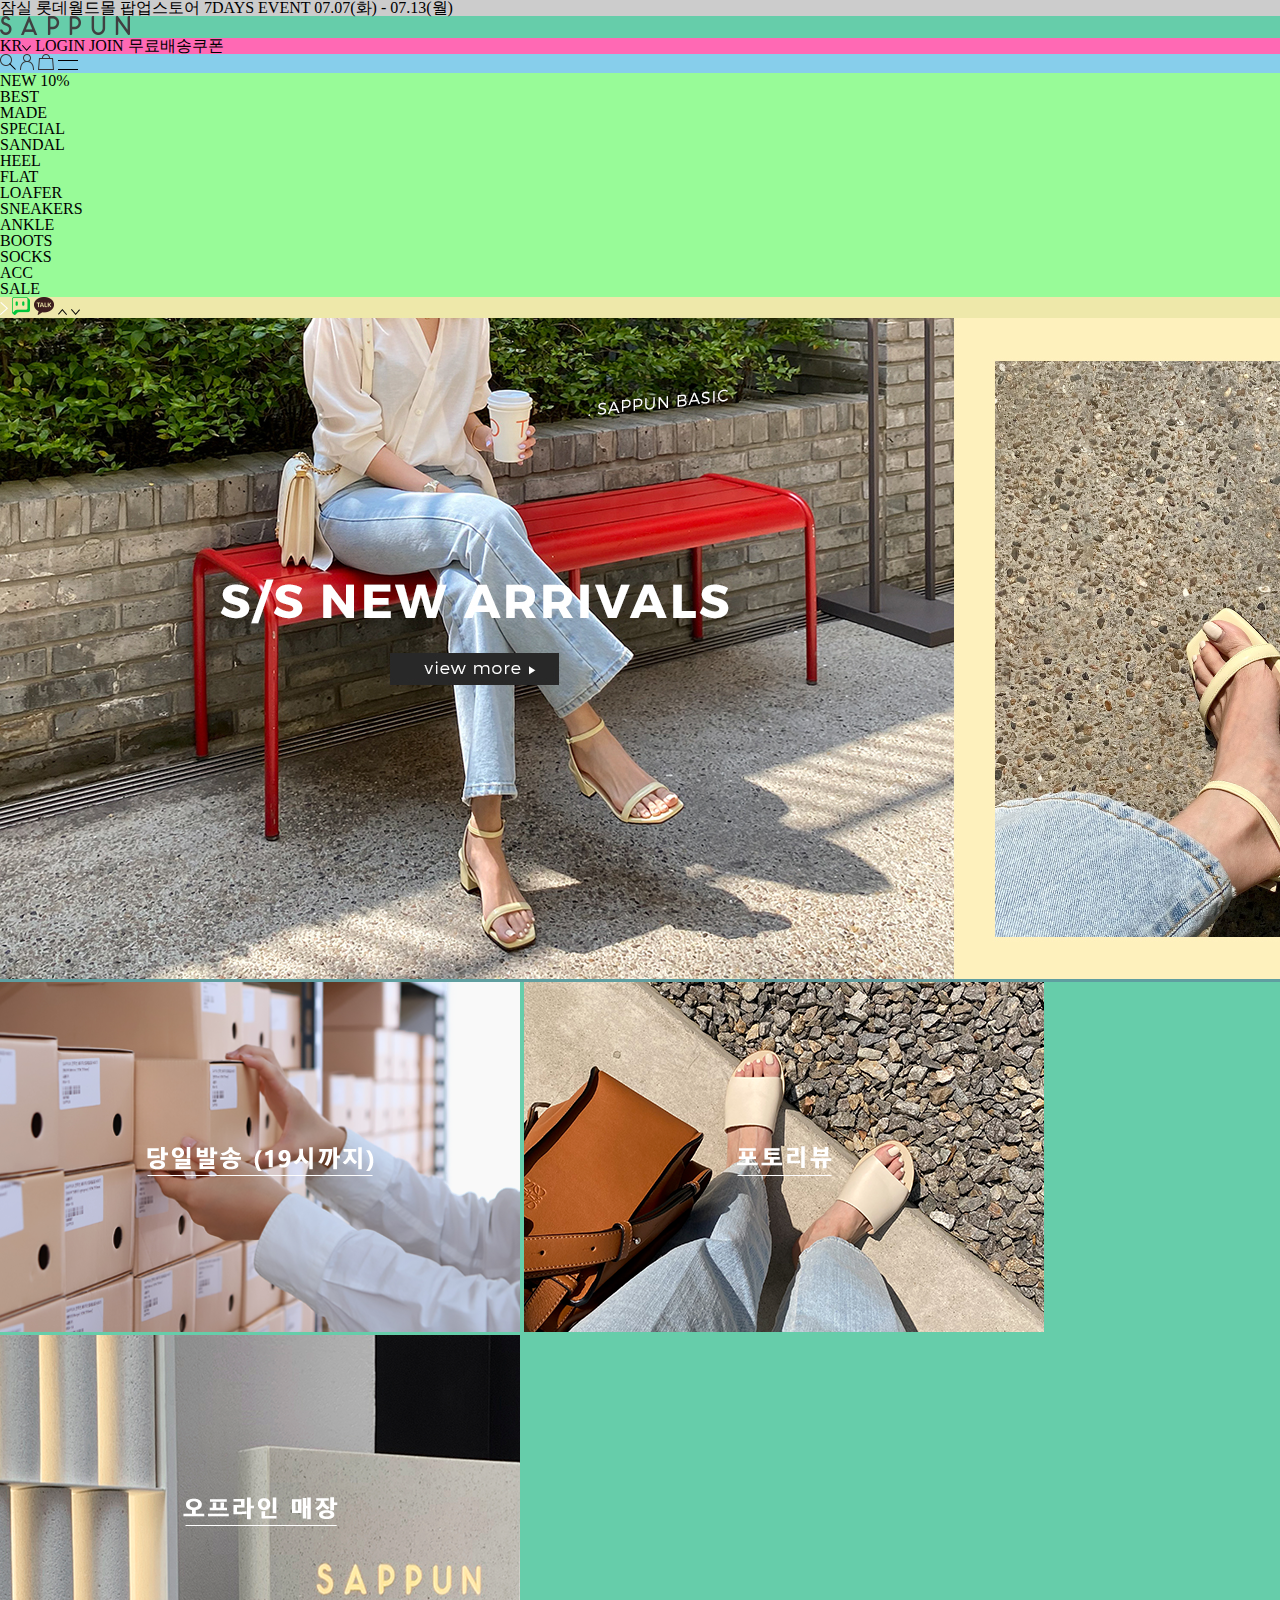
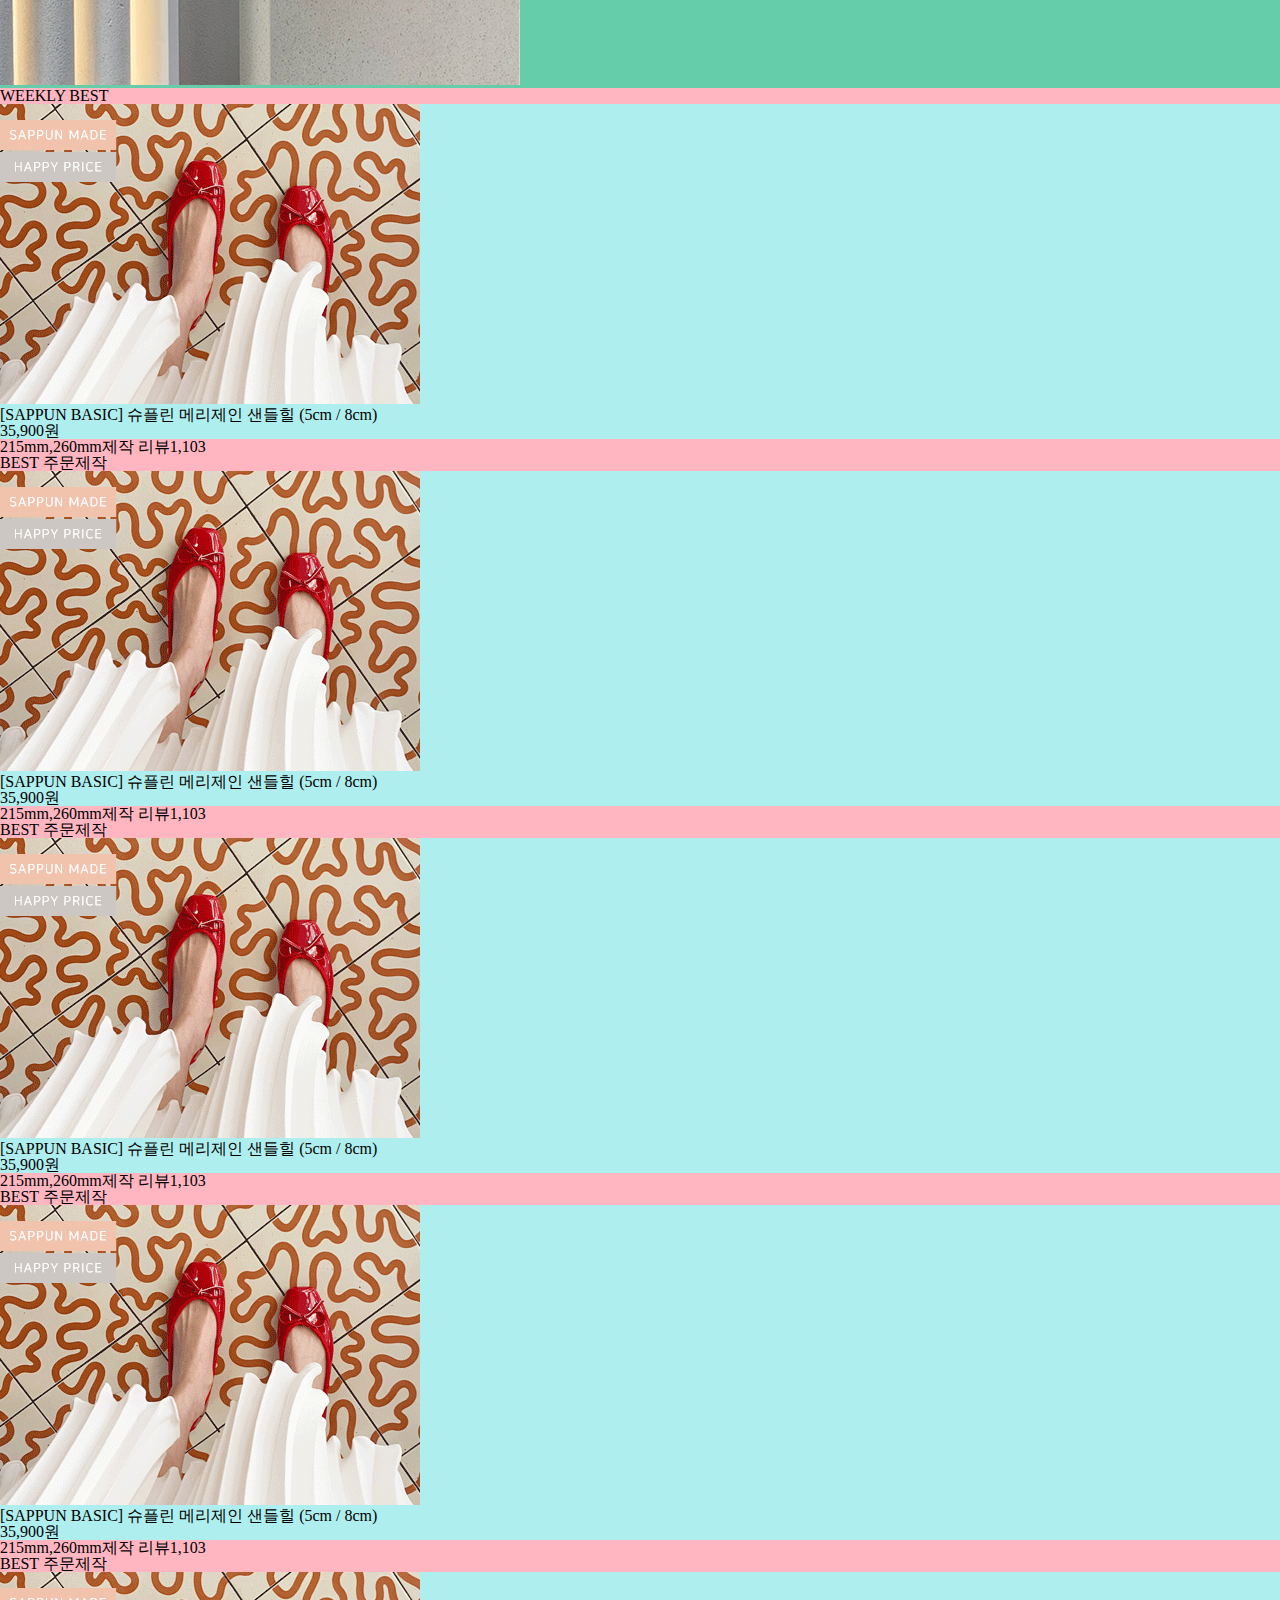
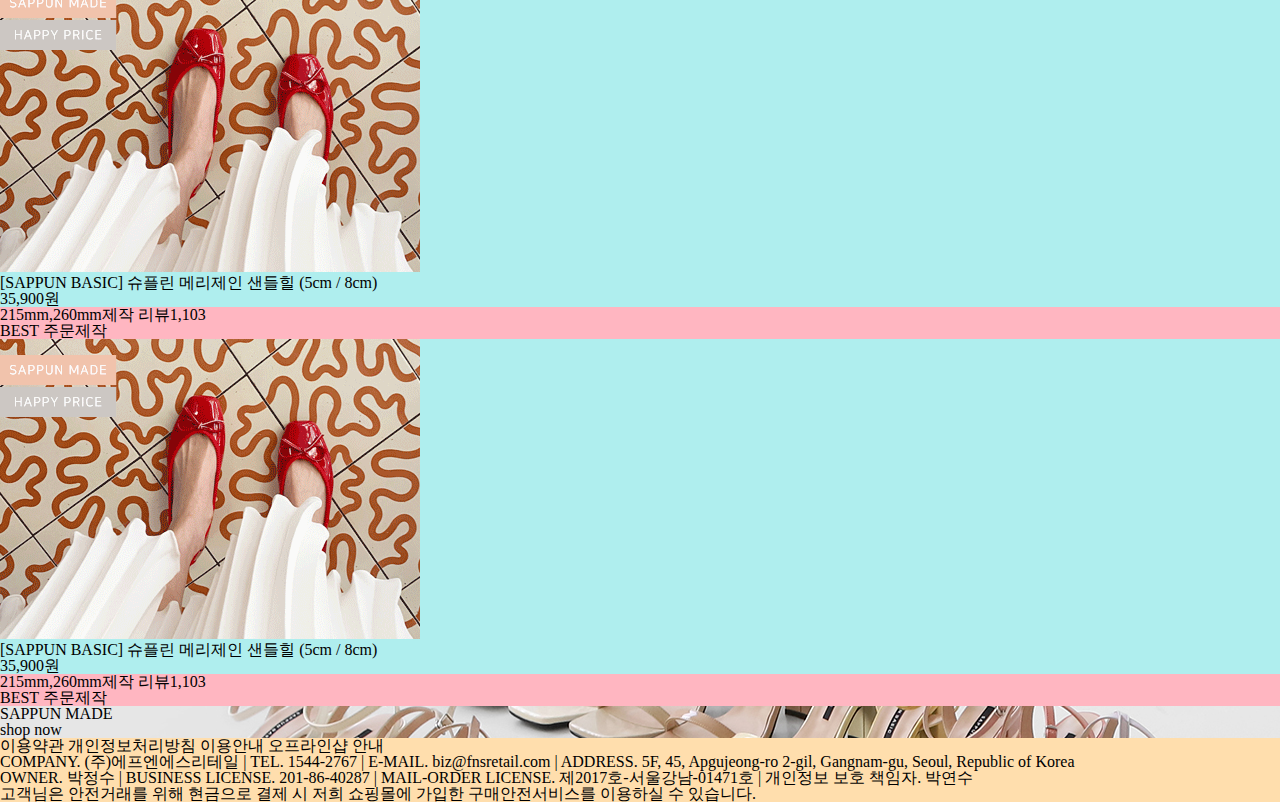
<file: 0706_sappun/index.html>
<!DOCTYPE html>
<html lang="ko">
<head>
    <meta charset="UTF-8">
    <meta name="viewport" content="width=device-width, initial-scale=1.0">
    <meta name="keywords" content="">
    <meta name="description" content="">
    <title>1등 여성화 쇼핑몰 사뿐 SAPPUN</title>
    <!-- 파비콘 -->
    <link rel="shortcut icon" href="./favicon.ico" type="image/x-icon">
    <link rel="icon" href="./favicon.ico" type="image/x-icon">
    <!-- 외부스타일시트 -->
    <link href="./style/reset.css" rel="stylesheet">
    <link href="./style/style.css" rel="stylesheet">
</head>
<body>
    <!-- 헤더 -->
    <header>
        <div class="h_top">
            <a href="#">잠실 롯데월드몰 팝업스토어 7DAYS EVENT 07.07(화) - 07.13(월)</a>
        </div>
        <div class="h_btm">
            <h1><a href="#"><img src="./images/logo.png" alt="SAPPUN"></a></h1>
            <div class="h_right">
                <div class="lnb">
                    <div class="left">
                        <a href="#">KR<img src="./images/quick05.png" alt="펼치기"></a>
                        <a href="#">LOGIN</a>
                        <a href="#">
                            <span>JOIN</span>
                            <span class="coupon">무료배송쿠폰</span>
                        </a>
                    </div>
                    <div class="right">
                        <a href="#"><img src="./images/common_search.png" alt="검색"></a>
                        <a href="#"><img src="./images/common_my.png" alt="마이페이지"></a>
                        <a href="#"><img src="./images/common_cart02.png" alt="장바구니"></a>
                        <a href="#"><img src="./images/common_menu.png" alt="전체메뉴"></a>
                    </div>
                </div>
            </div>
        </div>
        <nav>
            <ul>
                <li><a href="#">NEW 10%</a></li>
                <li><a href="#">BEST</a></li>
                <li><a href="#">MADE</a></li>
                <li><a href="#">SPECIAL</a></li>
                <li><a href="#">SANDAL</a></li>
                <li><a href="#">HEEL</a></li>
                <li><a href="#">FLAT</a></li>
                <li><a href="#">LOAFER</a></li>
                <li><a href="#">SNEAKERS</a></li>
                <li><a href="#">ANKLE</a></li>
                <li><a href="#">BOOTS</a></li>
                <li><a href="#">SOCKS</a></li>
                <li><a href="#">ACC</a></li>
                <li><a href="#">SALE</a></li>
            </ul>
        </nav>
    </header>
    <!-- 헤더끝 -->
    <!-- 우측 메뉴-->
    <aside>
        <a href="#"><img src="./images/quick01.png" alt="펼치기"></a>
        <a href="#"><img src="./images/quick02.png" alt="QNA"></a>
        <a href="#"><img src="./images/quick03.png" alt="카카오톡"></a>
        <a href="#"><img src="./images/quick04.png" alt="위로가기"></a>
        <a href="#"><img src="./images/quick05.png" alt="아래로가기"></a>
    </aside>
    <!-- 우측 메뉴 끝 -->
    <!-- 메인 -->
    <main>
        <!-- 메인베너 -->
        <div class="banner_main">
            <a href="#"><img src="./images/main_banner_14.jpg" alt="S/S 신상품"></a>
        </div>
        <!-- 아래배너 -->
        <div class="banner_btm">
            <a href="#"><img src="./images/banner02_img01.png" alt="19시까지 당일발송"></a>
            <a href="#"><img src="./images/banner02_img02.png" alt="포토리뷰"></a>
            <a href="#"><img src="./images/banner02_img03.png" alt="오프라인 매장"></a>
        </div>
        <!-- best item -->
        <section id="best">
            <h2>WEEKLY BEST</h2>
            <div class="item_list">
                <!-- best item 1행 시작 -->
                <!-- item 1 -->
                <div class="item">
                    <div class="title">
                        <a href="#">
                            <p><img src="./images/item_001.gif" alt="슈플린 메리제인 샌드힐"></p>
                            <h3>[SAPPUN BASIC] 슈플린 메리제인 샌들힐 (5cm / 8cm)</h3>
                        </a>
                        <em class="price">35,900원</em>
                    </div>
                    <div class="detail">
                        <div class="detail_top">
                            <span>215mm,260mm제작</span>
                            <em>리뷰1,103</em>
                        </div>
                        <div class="detail_btm">
                            <span>BEST</span>
                            <span>주문제작</span>
                        </div>
                    </div>
                </div>
                <!-- item 2 -->
                <div class="item">
                    <div class="title">
                        <a href="#">
                            <p><img src="./images/item_001.gif" alt="슈플린 메리제인 샌드힐"></p>
                            <h3>[SAPPUN BASIC] 슈플린 메리제인 샌들힐 (5cm / 8cm)</h3>
                        </a>
                        <em class="price">35,900원</em>
                    </div>
                    <div class="detail">
                        <div class="detail_top">
                            <span>215mm,260mm제작</span>
                            <em>리뷰1,103</em>
                        </div>
                        <div class="detail_btm">
                            <span>BEST</span>
                            <span>주문제작</span>
                        </div>
                    </div>
                </div>
                <!-- item 3 -->
                <div class="item">
                    <div class="title">
                        <a href="#">
                            <p><img src="./images/item_001.gif" alt="슈플린 메리제인 샌드힐"></p>
                            <h3>[SAPPUN BASIC] 슈플린 메리제인 샌들힐 (5cm / 8cm)</h3>
                        </a>
                        <em class="price">35,900원</em>
                    </div>
                    <div class="detail">
                        <div class="detail_top">
                            <span>215mm,260mm제작</span>
                            <em>리뷰1,103</em>
                        </div>
                        <div class="detail_btm">
                            <span>BEST</span>
                            <span>주문제작</span>
                        </div>
                    </div>
                </div>
            <!--best item 2행 시작 -->
                <!-- item 4 -->
                <div class="item">
                    <div class="title">
                        <a href="#">
                            <p><img src="./images/item_001.gif" alt="슈플린 메리제인 샌드힐"></p>
                            <h3>[SAPPUN BASIC] 슈플린 메리제인 샌들힐 (5cm / 8cm)</h3>
                        </a>
                        <em class="price">35,900원</em>
                    </div>
                    <div class="detail">
                        <div class="detail_top">
                            <span>215mm,260mm제작</span>
                            <em>리뷰1,103</em>
                        </div>
                        <div class="detail_btm">
                            <span>BEST</span>
                            <span>주문제작</span>
                        </div>
                    </div>
                </div>
                <!-- item 5 -->
                <div class="item">
                    <div class="title">
                        <a href="#">
                            <p><img src="./images/item_001.gif" alt="슈플린 메리제인 샌드힐"></p>
                            <h3>[SAPPUN BASIC] 슈플린 메리제인 샌들힐 (5cm / 8cm)</h3>
                        </a>
                        <em class="price">35,900원</em>
                    </div>
                    <div class="detail">
                        <div class="detail_top">
                            <span>215mm,260mm제작</span>
                            <em>리뷰1,103</em>
                        </div>
                        <div class="detail_btm">
                            <span>BEST</span>
                            <span>주문제작</span>
                        </div>
                    </div>
                </div>
                <!-- item 6 -->
                <div class="item">
                    <div class="title">
                        <a href="#">
                            <p><img src="./images/item_001.gif" alt="슈플린 메리제인 샌드힐"></p>
                            <h3>[SAPPUN BASIC] 슈플린 메리제인 샌들힐 (5cm / 8cm)</h3>
                        </a>
                        <em class="price">35,900원</em>
                    </div>
                    <div class="detail">
                        <div class="detail_top">
                            <span>215mm,260mm제작</span>
                            <em>리뷰1,103</em>
                        </div>
                        <div class="detail_btm">
                            <span>BEST</span>
                            <span>주문제작</span>
                        </div>
                    </div>
                </div>
            </div>
        </section>
        <!-- 사뿐메이드 -->
        <div class="made_bg">
            <section id="made">
                <h2>SAPPUN MADE</h2>
                <a href="#">shop now</a>
            </section>
        </div>
    </main>
    <!-- main 끝 -->
    <!-- footer 시작 -->
    <footer>
        <div class="fnb">
            <a href="#">이용약관</a>
            <a href="#">개인정보처리방침</a>
            <a href="#">이용안내</a>
            <a href="#">오프라인샵 안내</a>
        </div>
        <address>
            COMPANY. (주)에프엔에스리테일 | TEL. 1544-2767 | E-MAIL. biz@fnsretail.com | ADDRESS. 5F, 45, Apgujeong-ro 2-gil, Gangnam-gu, Seoul, Republic of Korea<br>
            OWNER. 박정수 | BUSINESS LICENSE. 201-86-40287 | MAIL-ORDER LICENSE. 제2017호-서울강남-01471호 | 개인정보 보호 책임자. 박연수<br>
            고객님은 안전거래를 위해 현금으로 결제 시 저희 쇼핑몰에 가입한 구매안전서비스를 이용하실 수 있습니다.
        </address>
    </footer>
</body>
</html>
</file>
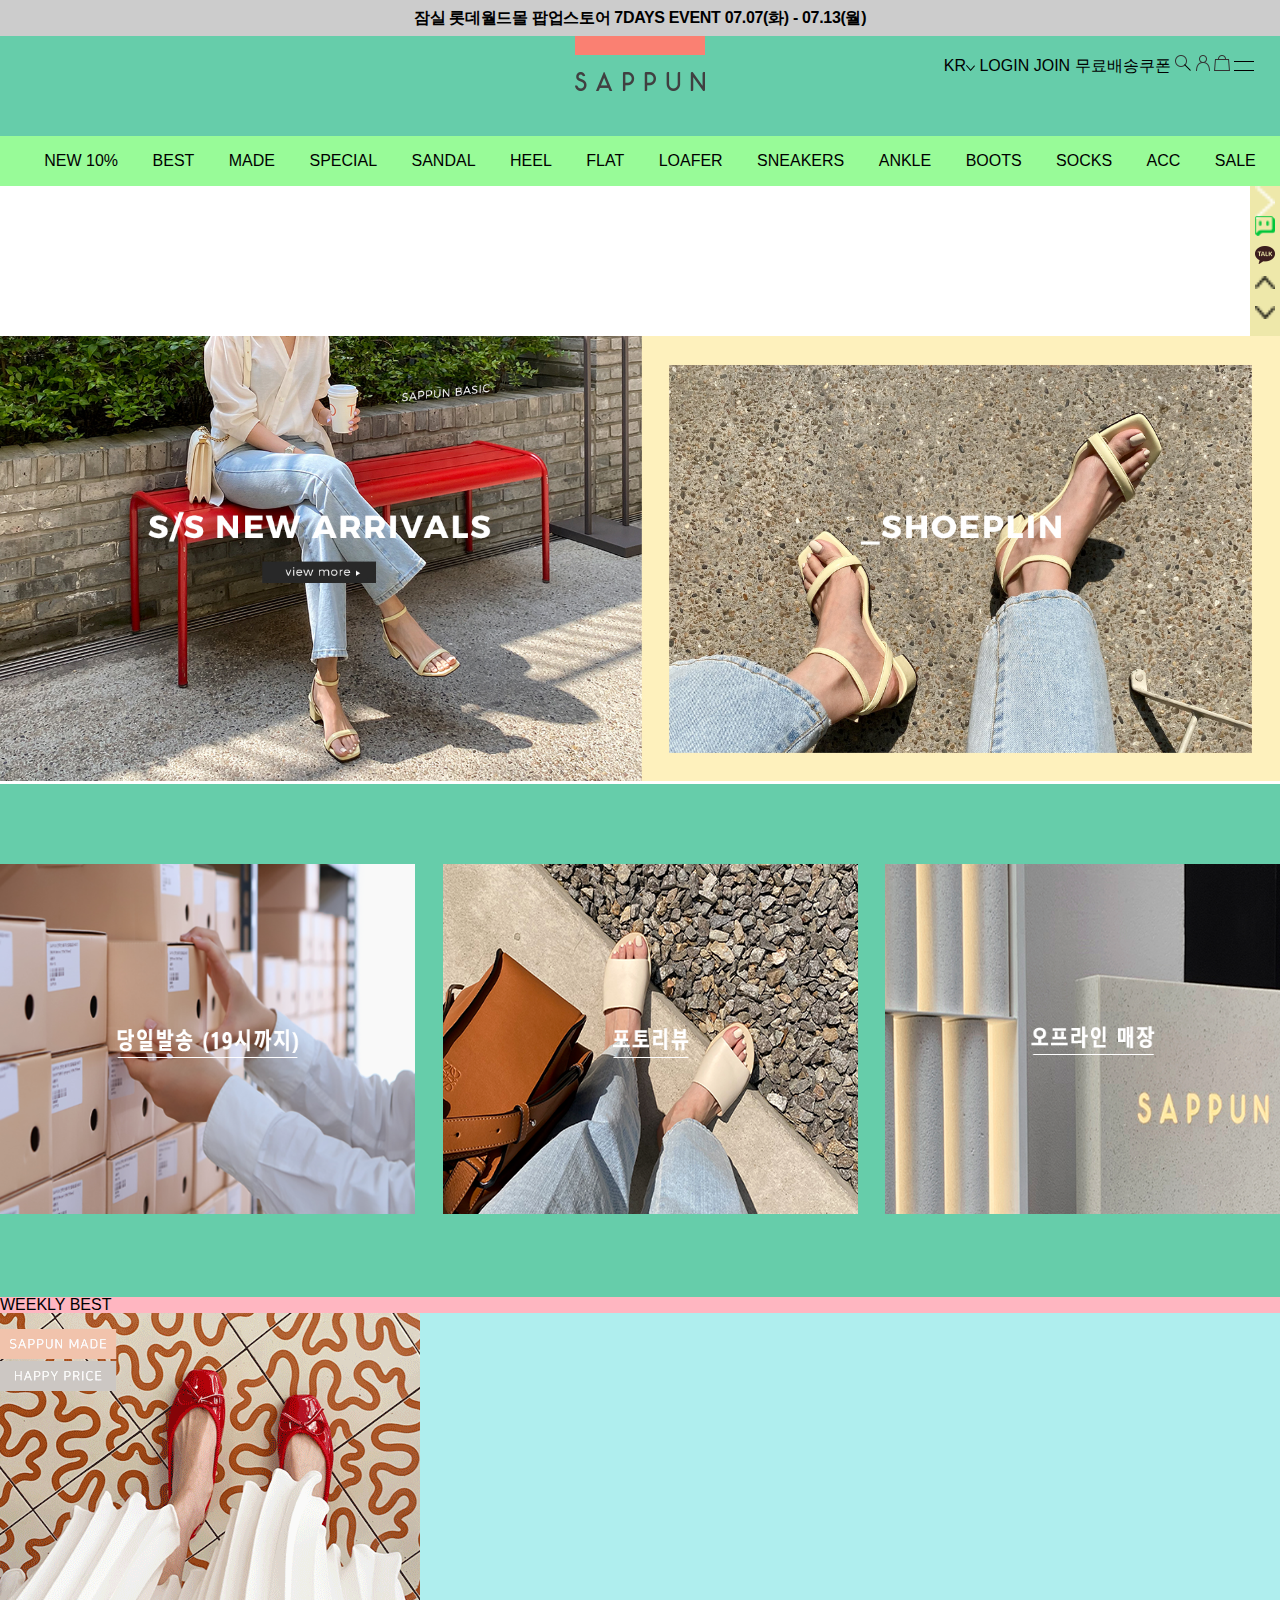
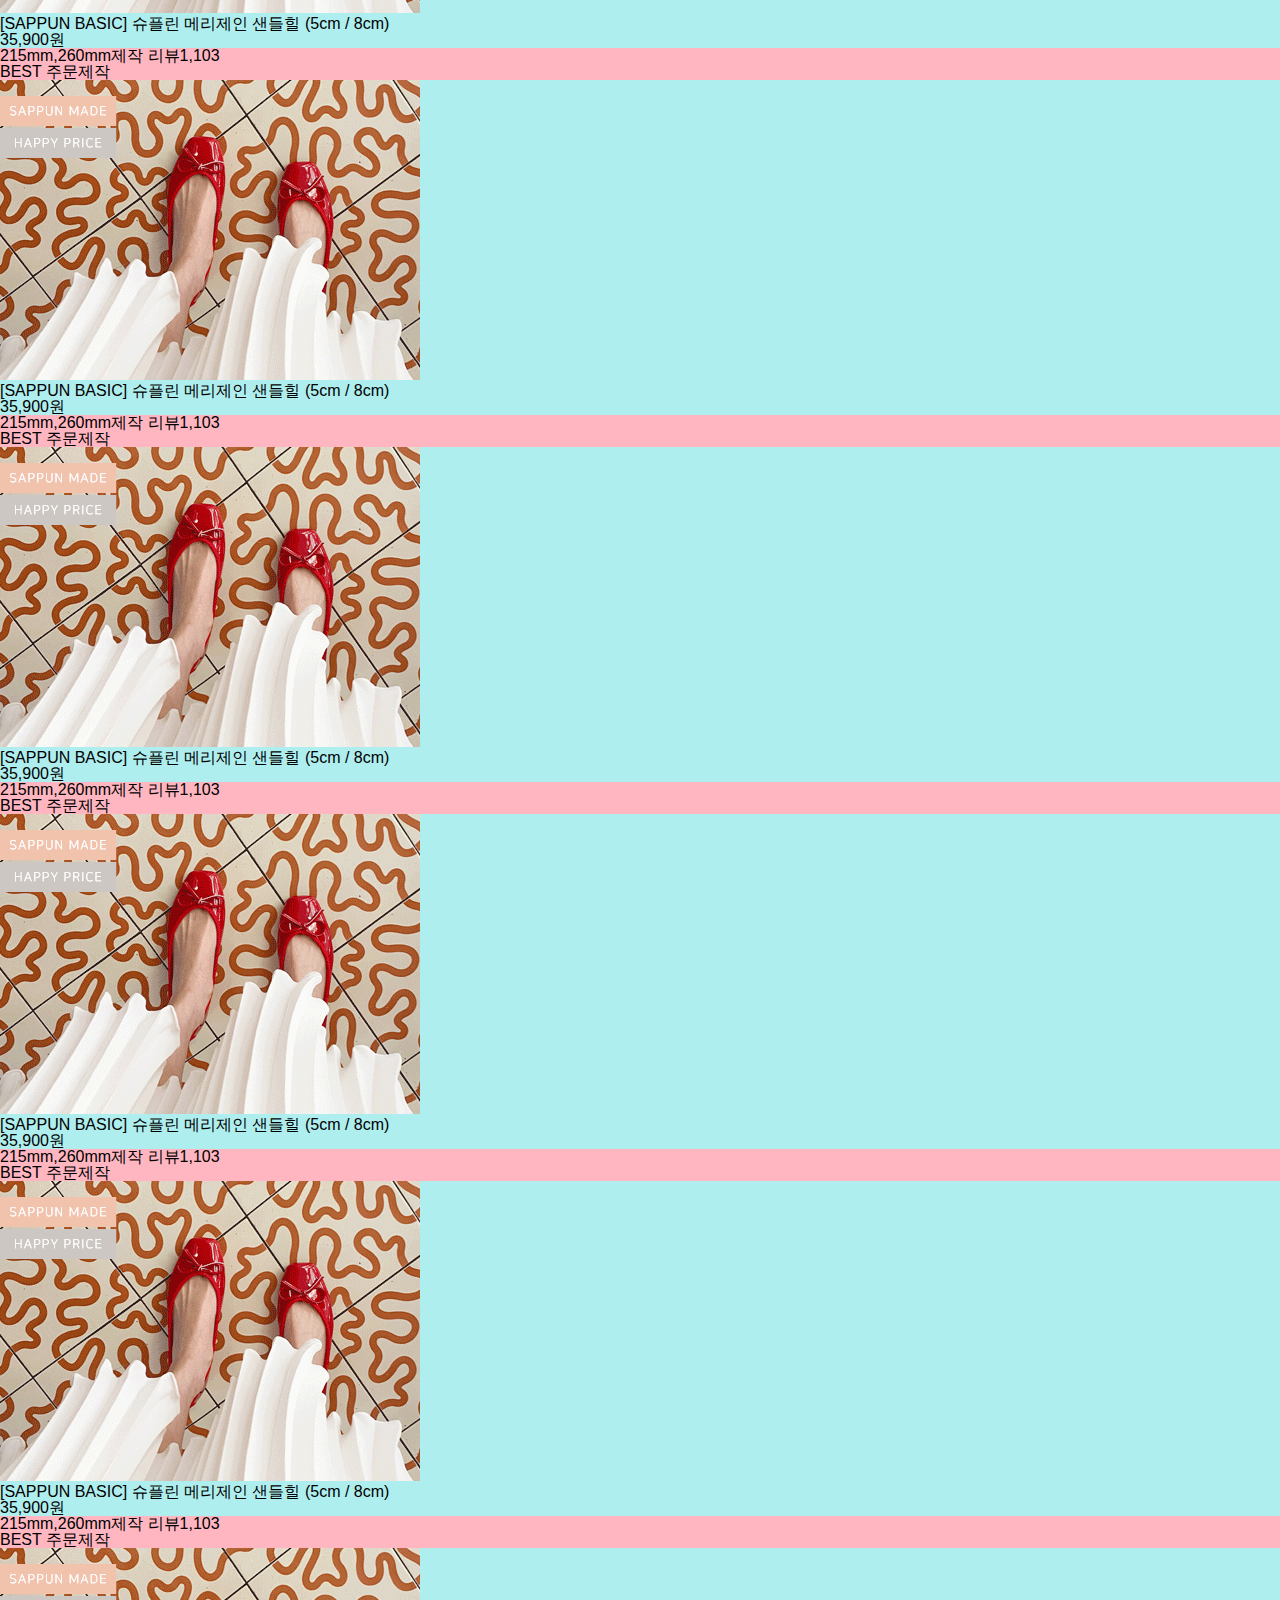
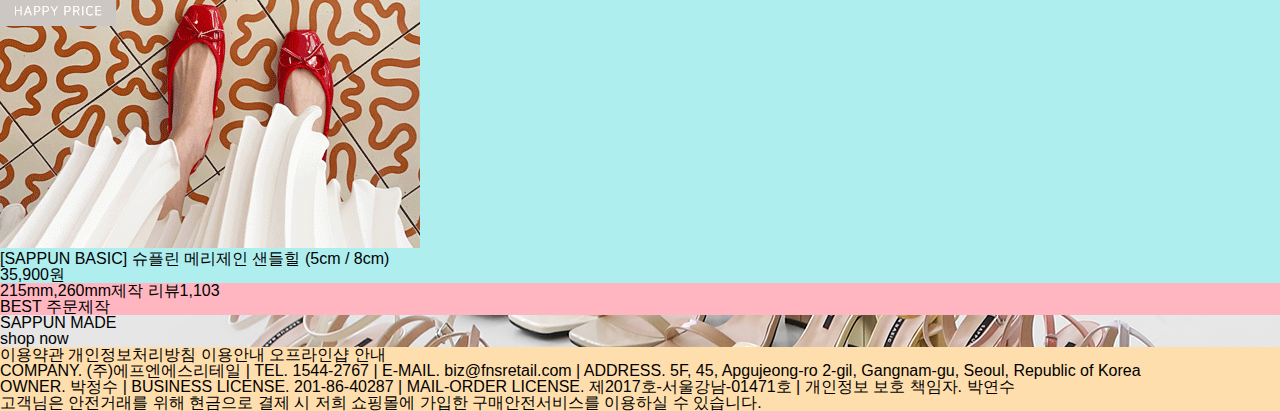
<file: 0706_sappun_2/index.html>
<!DOCTYPE html>
<html lang="ko">
<head>
    <meta charset="UTF-8">
    <meta name="viewport" content="width=device-width, initial-scale=1.0">
    <meta name="keywords" content="">
    <meta name="description" content="">
    <title>1등 여성화 쇼핑몰 사뿐 SAPPUN</title>
    <!-- 파비콘 -->
    <link rel="shortcut icon" href="./favicon.ico" type="image/x-icon">
    <link rel="icon" href="./favicon.ico" type="image/x-icon">
    <!-- 외부스타일시트 -->
    <link href="./style/reset.css" rel="stylesheet">
    <link href="./style/style.css" rel="stylesheet">
</head>
<body>
    <!-- 헤더 -->
    <header>
        <div class="h_top_bg">
            <a href="#">잠실 롯데월드몰 팝업스토어 7DAYS EVENT 07.07(화) - 07.13(월)</a>
        </div>
        <div class="h_btm">
            <h1><a href="#"><img src="./images/logo.png" alt="SAPPUN"></a></h1>
            <div class="right">
                <div class="right_1">
                    <a href="#">KR<img src="./images/quick05.png" alt="펼치기"></a>
                    <a href="#">LOGIN</a>
                    <a href="#">
                        <span>JOIN</span>
                        <span class="coupon">무료배송쿠폰</span>
                    </a>
                </div>
                <div class="right_2">
                    <a href="#"><img src="./images/common_search.png" alt="검색"></a>
                    <a href="#"><img src="./images/common_my.png" alt="마이페이지"></a>
                    <a href="#"><img src="./images/common_cart02.png" alt="장바구니"></a>
                    <a href="#"><img src="./images/common_menu.png" alt="전체메뉴"></a>
                </div>
            </div>
        </div>
        <nav>
            <ul>
                <li><a href="#">NEW 10%</a></li>
                <li><a href="#">BEST</a></li>
                <li><a href="#">MADE</a></li>
                <li><a href="#">SPECIAL</a></li>
                <li><a href="#">SANDAL</a></li>
                <li><a href="#">HEEL</a></li>
                <li><a href="#">FLAT</a></li>
                <li><a href="#">LOAFER</a></li>
                <li><a href="#">SNEAKERS</a></li>
                <li><a href="#">ANKLE</a></li>
                <li><a href="#">BOOTS</a></li>
                <li><a href="#">SOCKS</a></li>
                <li><a href="#">ACC</a></li>
                <li><a href="#">SALE</a></li>
            </ul>
        </nav>
    </header>
    <!-- 헤더끝 -->
    <!-- 우측 메뉴-->
    <aside>
        <a href="#"><img src="./images/quick01.png" alt="펼치기"></a>
        <a href="#"><img src="./images/quick02.png" alt="QNA"></a>
        <a href="#"><img src="./images/quick03.png" alt="카카오톡"></a>
        <a href="#"><img src="./images/quick04.png" alt="위로가기"></a>
        <a href="#"><img src="./images/quick05.png" alt="아래로가기"></a>
    </aside>
    <!-- 우측 메뉴 끝 -->
    <!-- 메인 -->
    <main>
        <!-- 메인베너 -->
        <div class="banner_main">
            <a href="#"><img src="./images/main_banner_14.jpg" alt="S/S 신상품"></a>
        </div>
        <!-- 아래배너 -->
        <div class="banner_btm">
            <a href="#"><img src="./images/banner02_img01.png" alt="19시까지 당일발송"></a>
            <a href="#"><img src="./images/banner02_img02.png" alt="포토리뷰"></a>
            <a href="#"><img src="./images/banner02_img03.png" alt="오프라인 매장"></a>
        </div>
        <!-- best item -->
        <section id="best">
            <h2>WEEKLY BEST</h2>
            <div class="item_list">
                <!-- best item 1행 시작 -->
                <!-- item 1 -->
                <div class="item">
                    <div class="title">
                        <a href="#">
                            <p><img src="./images/item_001.gif" alt="슈플린 메리제인 샌드힐"></p>
                            <h3>[SAPPUN BASIC] 슈플린 메리제인 샌들힐 (5cm / 8cm)</h3>
                        </a>
                        <em class="price">35,900원</em>
                    </div>
                    <div class="detail">
                        <div class="detail_top">
                            <span>215mm,260mm제작</span>
                            <em>리뷰1,103</em>
                        </div>
                        <div class="detail_btm">
                            <span>BEST</span>
                            <span>주문제작</span>
                        </div>
                    </div>
                </div>
                <!-- item 2 -->
                <div class="item">
                    <div class="title">
                        <a href="#">
                            <p><img src="./images/item_001.gif" alt="슈플린 메리제인 샌드힐"></p>
                            <h3>[SAPPUN BASIC] 슈플린 메리제인 샌들힐 (5cm / 8cm)</h3>
                        </a>
                        <em class="price">35,900원</em>
                    </div>
                    <div class="detail">
                        <div class="detail_top">
                            <span>215mm,260mm제작</span>
                            <em>리뷰1,103</em>
                        </div>
                        <div class="detail_btm">
                            <span>BEST</span>
                            <span>주문제작</span>
                        </div>
                    </div>
                </div>
                <!-- item 3 -->
                <div class="item">
                    <div class="title">
                        <a href="#">
                            <p><img src="./images/item_001.gif" alt="슈플린 메리제인 샌드힐"></p>
                            <h3>[SAPPUN BASIC] 슈플린 메리제인 샌들힐 (5cm / 8cm)</h3>
                        </a>
                        <em class="price">35,900원</em>
                    </div>
                    <div class="detail">
                        <div class="detail_top">
                            <span>215mm,260mm제작</span>
                            <em>리뷰1,103</em>
                        </div>
                        <div class="detail_btm">
                            <span>BEST</span>
                            <span>주문제작</span>
                        </div>
                    </div>
                </div>
            <!--best item 2행 시작 -->
                <!-- item 4 -->
                <div class="item">
                    <div class="title">
                        <a href="#">
                            <p><img src="./images/item_001.gif" alt="슈플린 메리제인 샌드힐"></p>
                            <h3>[SAPPUN BASIC] 슈플린 메리제인 샌들힐 (5cm / 8cm)</h3>
                        </a>
                        <em class="price">35,900원</em>
                    </div>
                    <div class="detail">
                        <div class="detail_top">
                            <span>215mm,260mm제작</span>
                            <em>리뷰1,103</em>
                        </div>
                        <div class="detail_btm">
                            <span>BEST</span>
                            <span>주문제작</span>
                        </div>
                    </div>
                </div>
                <!-- item 5 -->
                <div class="item">
                    <div class="title">
                        <a href="#">
                            <p><img src="./images/item_001.gif" alt="슈플린 메리제인 샌드힐"></p>
                            <h3>[SAPPUN BASIC] 슈플린 메리제인 샌들힐 (5cm / 8cm)</h3>
                        </a>
                        <em class="price">35,900원</em>
                    </div>
                    <div class="detail">
                        <div class="detail_top">
                            <span>215mm,260mm제작</span>
                            <em>리뷰1,103</em>
                        </div>
                        <div class="detail_btm">
                            <span>BEST</span>
                            <span>주문제작</span>
                        </div>
                    </div>
                </div>
                <!-- item 6 -->
                <div class="item">
                    <div class="title">
                        <a href="#">
                            <p><img src="./images/item_001.gif" alt="슈플린 메리제인 샌드힐"></p>
                            <h3>[SAPPUN BASIC] 슈플린 메리제인 샌들힐 (5cm / 8cm)</h3>
                        </a>
                        <em class="price">35,900원</em>
                    </div>
                    <div class="detail">
                        <div class="detail_top">
                            <span>215mm,260mm제작</span>
                            <em>리뷰1,103</em>
                        </div>
                        <div class="detail_btm">
                            <span>BEST</span>
                            <span>주문제작</span>
                        </div>
                    </div>
                </div>
            </div>
        </section>
        <!-- 사뿐메이드 -->
        <div class="made_bg">
            <section id="made">
                <h2>SAPPUN MADE</h2>
                <a href="#">shop now</a>
            </section>
        </div>
    </main>
    <!-- main 끝 -->
    <!-- footer 시작 -->
    <footer>
        <div class="fnb">
            <a href="#">이용약관</a>
            <a href="#">개인정보처리방침</a>
            <a href="#">이용안내</a>
            <a href="#">오프라인샵 안내</a>
        </div>
        <address>
            COMPANY. (주)에프엔에스리테일 | TEL. 1544-2767 | E-MAIL. biz@fnsretail.com | ADDRESS. 5F, 45, Apgujeong-ro 2-gil, Gangnam-gu, Seoul, Republic of Korea<br>
            OWNER. 박정수 | BUSINESS LICENSE. 201-86-40287 | MAIL-ORDER LICENSE. 제2017호-서울강남-01471호 | 개인정보 보호 책임자. 박연수<br>
            고객님은 안전거래를 위해 현금으로 결제 시 저희 쇼핑몰에 가입한 구매안전서비스를 이용하실 수 있습니다.
        </address>
    </footer>
</body>
</html>
</file>
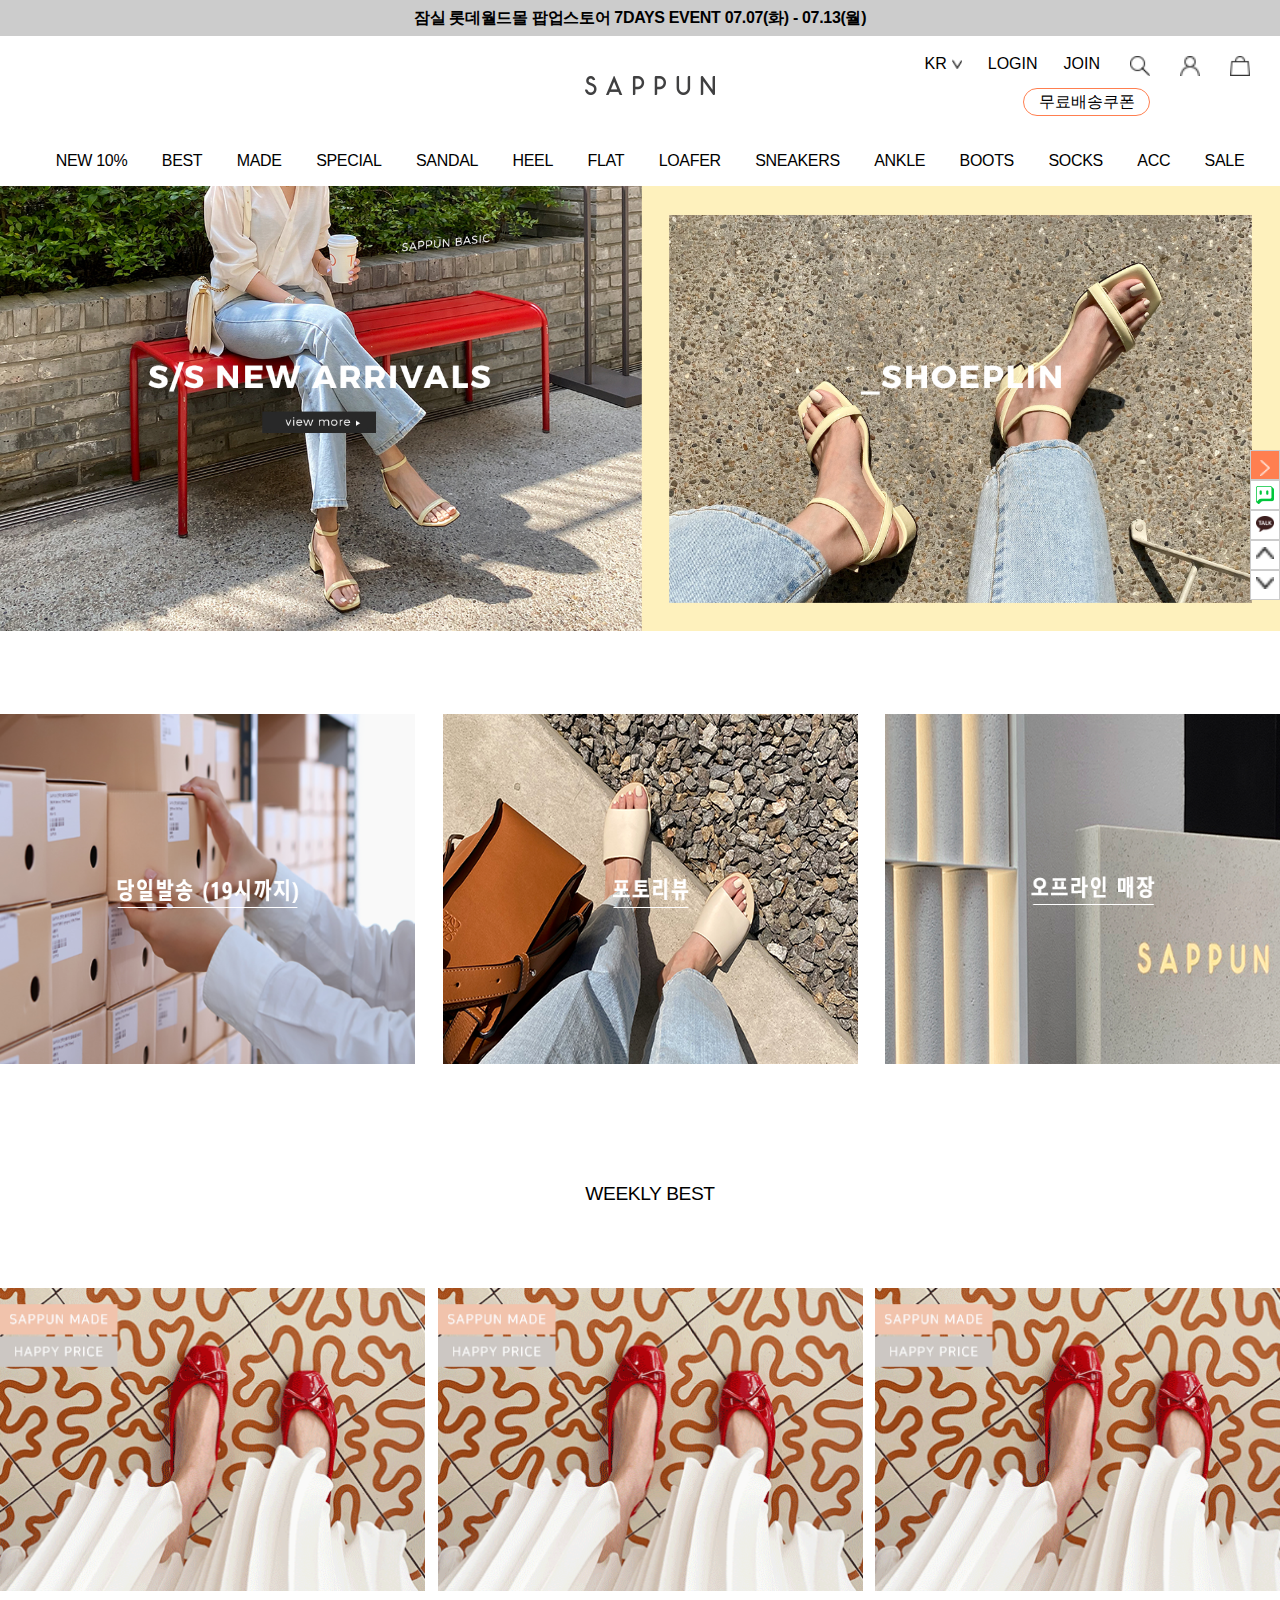
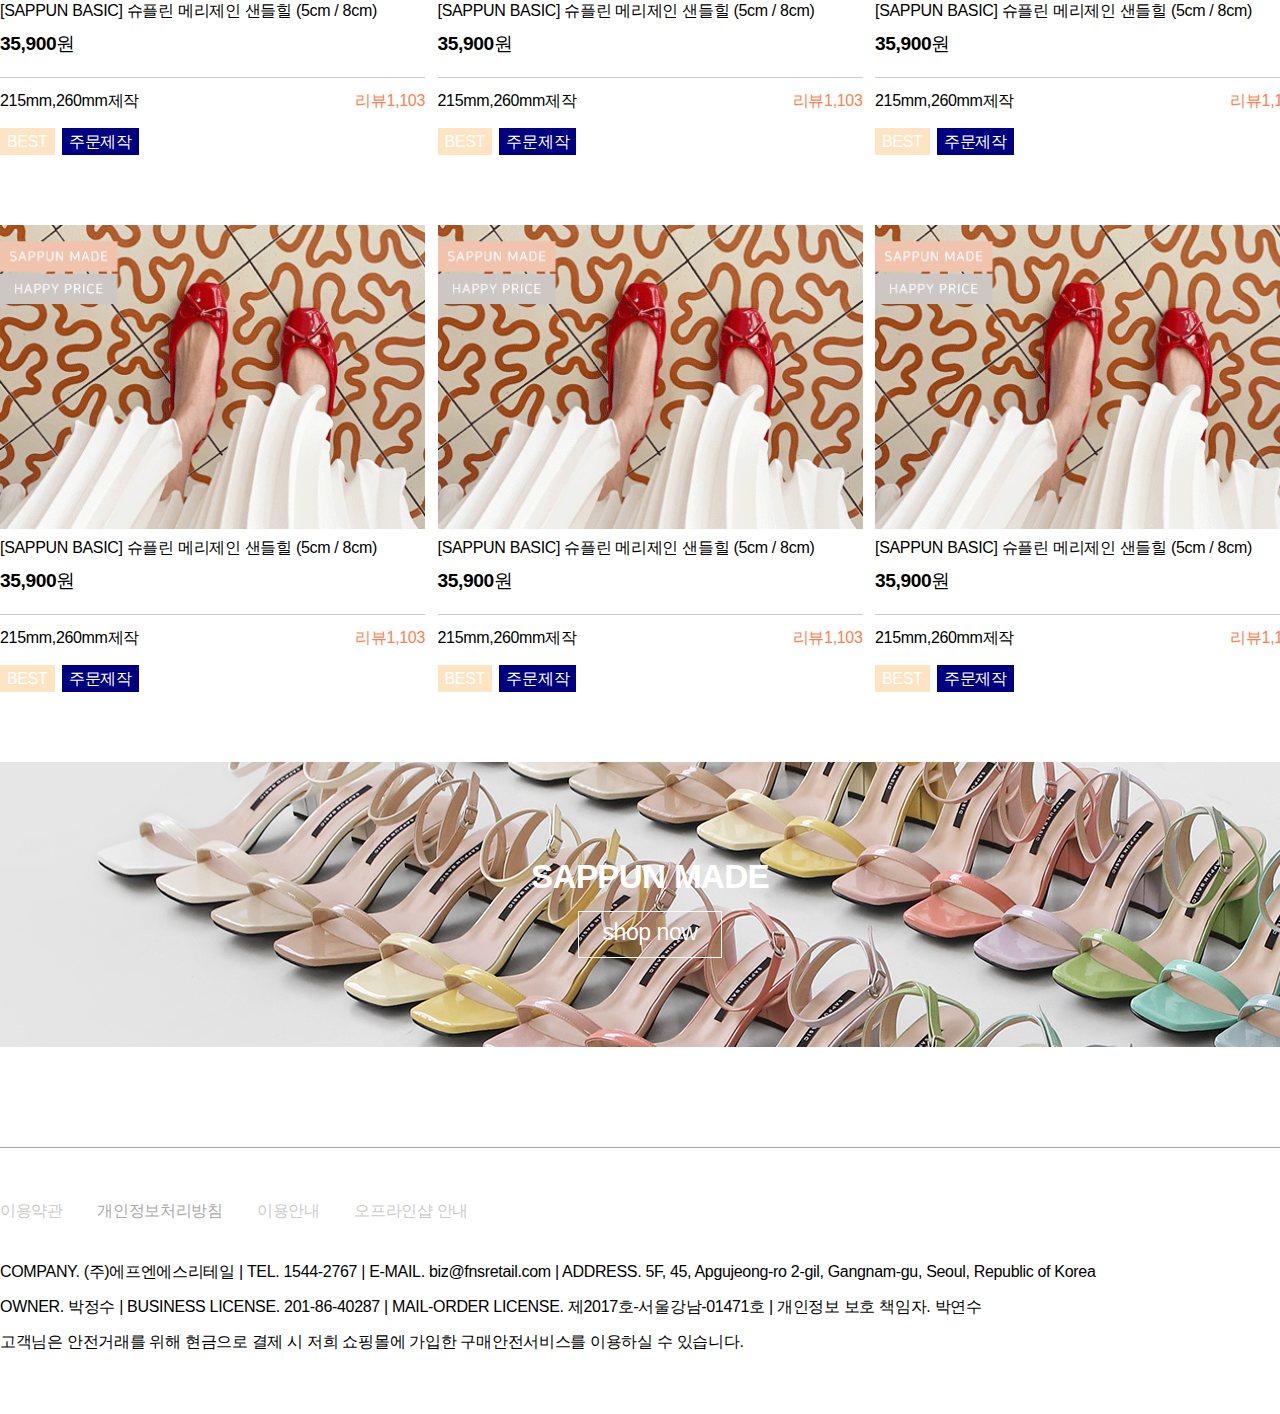
<file: sappun/index.html>
<!DOCTYPE html>
<html lang="ko">
<head>
    <meta charset="UTF-8">
    <meta name="viewport" content="width=device-width, initial-scale=1.0">
    <meta name="keywords" content="">
    <meta name="description" content="">
    <title>1등 여성화쇼핑몰 사뿐 SAPPUN</title>
    <link rel="shortcut icon" href="./favicon.ico" type="image/x-icon">
    <link rel="icon" href="./favicon.ico" type="image/x-icon">
    <link href="./style/reset.css" rel="stylesheet">
    <link href="./style/style.css" rel="stylesheet">
</head>
<body>
    <!-- 헤더 -->
    <header>
        <div class="h_top">
            <a href="#">잠실 롯데월드몰 팝업스토어 7DAYS EVENT 07.07(화) - 07.13(월)</a>
        </div>
        <div class="h_btm">
            <h1><a href="#"><img src="./images/logo.png" alt="SAPPUN"></a></h1>
            <div class="right">
                <div id="user_join">
                    <a href="#">KR<img src="./images/arr.png" alt="펼치기"></a>
                    <a href="#">LOGIN</a>
                    <a href="#">
                        <span>JOIN</span>
                        <span class="coupon">무료배송쿠폰</span>
                    </a>
                </div>
                <div id="user_shopping">
                    <a href="#"><img src="./images/common_search.png" alt="상품검색"></a>
                    <a href="#"><img src="./images/common_my.png" alt="마이페이지"></a>
                    <a href="#"><img src="./images/common_cart02.png" alt="장바구니"></a>
                    <a href="#"><img src="./images/common_menu.png" alt="전체메뉴보기"></a>
                </div>
            </div>
        </div>
        <!-- 네비 -->
        <nav>
            <ul>
                <li><a href="#">NEW 10%</a></li>
                <li><a href="#">BEST</a></li>
                <li><a href="#">MADE</a></li>
                <li><a href="#">SPECIAL</a></li>
                <li><a href="#">SANDAL</a></li>
                <li><a href="#">HEEL</a></li>
                <li><a href="#">FLAT</a></li>
                <li><a href="#">LOAFER</a></li>
                <li><a href="#">SNEAKERS</a></li>
                <li><a href="#">ANKLE</a></li>
                <li><a href="#">BOOTS</a></li>
                <li><a href="#">SOCKS</a></li>
                <li><a href="#">ACC</a></li>
                <li><a href="#">SALE</a></li>
            </ul>
        </nav>
    </header>
    <!-- 우측고정메뉴 -->
    <aside>
        <a href="#"><img src="./images/quick01.png" alt="메뉴펼치기"></a>
        <a href="#"><img src="./images/quick02.png" alt="채팅상담"></a>
        <a href="#"><img src="./images/quick03.png" alt="카카오톡"></a>
        <a href="#"><img src="./images/quick04.png" alt="위로가기"></a>
        <a href="#"><img src="./images/quick05.png" alt="아래로가기"></a>
    </aside>
    <!-- 메인 -->
    <main>
        <!-- 비주얼 -->
        <section class="visual">
            <a href="#"><img src="./images/main_banner_14.jpg" alt="SS 신상품 보러가기"></a>
        </section>
        <!-- 배너*3 -->
        <section class="bnr">
            <a href="#"><img src="./images/banner02_img01.png" alt="19시까지 당일발송"></a>
            <a href="#"><img src="./images/banner02_img02.png" alt="포토리뷰"></a>
            <a href="#"><img src="./images/banner02_img03.png" alt="오프라인 매장"></a>
        </section>
        <!-- 위클리베스트 -->
        <section class="weekly">
            <h2>WEEKLY BEST</h2>
            <div class="contents">
                <!-- 상품1 -->
                <div class="item">
                    <div class="title">
                        <p><a href="#"><img src="./images/item_001.gif" alt="슈플린 메리제인"></a></p>
                        <h3><a href="#">[SAPPUN BASIC] 슈플린 메리제인 샌들힐 (5cm / 8cm)</a></h3>
                        <p ><em class="price">35,900</em>원</p>
                    </div>
                    <div class="detail">
                        <div class="detail_top">
                            <span>215mm,260mm제작</span>
                            <span>리뷰1,103</span>
                        </div>
                        <div class="detail_btm">
                            <span>BEST</span>
                            <span>주문제작</span>
                        </div>
                    </div>
                </div>
                <!-- 상품2 -->
                <div class="item">
                    <div class="title">
                        <p><a href="#"><img src="./images/item_001.gif" alt="슈플린 메리제인"></a></p>
                        <h3><a href="#">[SAPPUN BASIC] 슈플린 메리제인 샌들힐 (5cm / 8cm)</a></h3>
                        <p><em class="price">35,900</em>원</p>
                    </div>
                    <div class="detail">
                        <div class="detail_top">
                            <span>215mm,260mm제작</span>
                            <span>리뷰1,103</span>
                        </div>
                        <div class="detail_btm">
                            <span>BEST</span>
                            <span>주문제작</span>
                        </div>
                    </div>
                </div>
                <!-- 상품3 -->
                <div class="item">
                    <div class="title">
                        <p><a href="#"><img src="./images/item_001.gif" alt="슈플린 메리제인"></a></p>
                        <h3><a href="#">[SAPPUN BASIC] 슈플린 메리제인 샌들힐 (5cm / 8cm)</a></h3>
                        <p><em class="price">35,900</em>원</p>
                    </div>
                    <div class="detail">
                        <div class="detail_top">
                            <span>215mm,260mm제작</span>
                            <span>리뷰1,103</span>
                        </div>
                        <div class="detail_btm">
                            <span>BEST</span>
                            <span>주문제작</span>
                        </div>
                    </div>
                </div>
                <!-- 상품4 -->
                <div class="item">
                    <div class="title">
                        <p><a href="#"><img src="./images/item_001.gif" alt="슈플린 메리제인"></a></p>
                        <h3><a href="#">[SAPPUN BASIC] 슈플린 메리제인 샌들힐 (5cm / 8cm)</a></h3>
                        <p><em class="price">35,900</em>원</p>
                    </div>
                    <div class="detail">
                        <div class="detail_top">
                            <span>215mm,260mm제작</span>
                            <span>리뷰1,103</span>
                        </div>
                        <div class="detail_btm">
                            <span>BEST</span>
                            <span>주문제작</span>
                        </div>
                    </div>
                </div>
                <!-- 상품5 -->
                <div class="item">
                    <div class="title">
                        <p><a href="#"><img src="./images/item_001.gif" alt="슈플린 메리제인"></a></p>
                        <h3><a href="#">[SAPPUN BASIC] 슈플린 메리제인 샌들힐 (5cm / 8cm)</a></h3>
                        <p><em class="price">35,900</em>원</p>
                    </div>
                    <div class="detail">
                        <div class="detail_top">
                            <span>215mm,260mm제작</span>
                            <span>리뷰1,103</span>
                        </div>
                        <div class="detail_btm">
                            <span>BEST</span>
                            <span>주문제작</span>
                        </div>
                    </div>
                </div>
                <!-- 상품6 -->
                <div class="item">
                    <div class="title">
                        <p><a href="#"><img src="./images/item_001.gif" alt="슈플린 메리제인"></a></p>
                        <h3><a href="#">[SAPPUN BASIC] 슈플린 메리제인 샌들힐 (5cm / 8cm)</a></h3>
                        <p><em class="price">35,900</em>원</p>
                    </div>
                    <div class="detail">
                        <div class="detail_top">
                            <span>215mm,260mm제작</span>
                            <span>리뷰1,103</span>
                        </div>
                        <div class="detail_btm">
                            <span>BEST</span>
                            <span>주문제작</span>
                        </div>
                    </div>
                </div>
            </div>
        </section>
        <!-- 사뿐메이드 -->
        <div class="made_bg">
            <section class="made">
                <h2>SAPPUN MADE</h2>
                <a href="#">shop now</a>
            </section>
        </div>
    </main>
    <!-- 푸터 -->
    <footer>
        <div class="fnb">
            <a href="#">이용약관</a>
            <a href="#">개인정보처리방침</a>
            <a href="#">이용안내</a>
            <a href="#">오프라인샵 안내</a>
        </div>
        <address>
            COMPANY. (주)에프엔에스리테일 | TEL. 1544-2767 | E-MAIL. biz@fnsretail.com | ADDRESS. 5F, 45, Apgujeong-ro 2-gil, Gangnam-gu, Seoul, Republic of Korea<br>
            OWNER. 박정수 | BUSINESS LICENSE. 201-86-40287 | MAIL-ORDER LICENSE. 제2017호-서울강남-01471호 | 개인정보 보호 책임자. 박연수<br>
            고객님은 안전거래를 위해 현금으로 결제 시 저희 쇼핑몰에 가입한 구매안전서비스를 이용하실 수 있습니다.
        </address>
    </footer>
</body>
</html>
</file>
<file: 0706_sappun/style/style.css>
/* header */
header {background-color:beige;}
/* h-top */
header .h_top {background-color:#ccc;}
header .h_top a {}
/* h-btm */
header .h_btm {background-color:mediumaquamarine;}
header .h_btm h1 {}
header .h_btm h1 img {}
header .h_btm .h_right {}
header .h_btm .h_right .lnb {}
header .h_btm .h_right .lnb .left {background-color:hotpink;}
header .h_btm .h_right .lnb .left a {}
header .h_btm .h_right .lnb .left a img {}
header .h_btm .h_right .lnb .left a span {}
header .h_btm .h_right .lnb .left a .coupon {}
header .h_btm .h_right .lnb .right {background-color:skyblue;}
header .h_btm .h_right .lnb .right a {}
header .h_btm .h_right .lnb .right a img {}
/* nav */
header nav {background-color:palegreen;}
header nav ul {}
header nav ul li {}
header nav ul li a {}
/* 우측메뉴 */
aside {background-color:palegoldenrod;}
aside a {}
aside a img {}
/* 메인 */
main {}
/* 메인배너*/
main .banner_main {background-color:cadetblue;}
main .banner_main a {}
main .banner_main a img {}
/* 아래배너*/
main .banner_btm {background-color:mediumaquamarine;}
main .banner_btm a {}
main .banner_btm a img {}
/* 베스트아이템 */
main #best {background-color:lightpink;}
main #best h2 {}
main #best .item_list {}
/* 아이템제목*/
main #best .item_list .item {}
main #best .item_list .item .title {background-color:paleturquoise;}
main #best .item_list .item .title a {}
main #best .item_list .item .title a p {}
main #best .item_list .item .title a p img {}
main #best .item_list .item .title a h3 {}
main #best .item_list .item .title em {}
/* 아이템디테일 */
main #best .item_list .item .detail {}
main #best .item_list .item .detail .detail_top {}
main #best .item_list .item .detail .detail_top span {}
main #best .item_list .item .detail .detail_top em {}
main #best .item_list .item .detail .detail_btm {}
main #best .item_list .item .detail .detail_btm span {}
/*사뿐메이드 */
main .made_bg {background-image:url(../images/made_img.jpg);}
main .made_bg #made {}
main .made_bg #made h2 {}
main .made_bg #made a {}
/* footer */
footer {background-color:navajowhite;}
footer .fnb {}
footer .fnb a {}
footer address {}
</file>
<file: 0706_sappun_2/style/style.css>
/* header */
header {}
/* 헤더-위 */
header .h_top_bg {background-color:#ccc; text-align:center; height:36px;}
header .h_top_bg a {line-height:36px; font-weight:700; letter-spacing:-0.02em;}
/* 헤더-아래 */
header .h_btm {
    background-color:mediumaquamarine;
    height:100px; 
}
/* 사뿐로고 */
header .h_btm h1 {background-color:salmon;
    width:130px; height:19px; margin:0 auto; line-height:100px;
}
header .h_btm h1 a {}
header .h_btm h1 a img {width:100%;}
/* 오른쪽 */
header .h_btm .right {text-align:right; margin:0 2%;}
header .h_btm .right .right_1 {display:inline;}
header .h_btm .right .right_1 a {}
header .h_btm .right .right_1 a:last-child {}
header .h_btm .right .right_1 a span {}
header .h_btm .right .right_1 a .coupon {}
header .h_btm .right .right_2 {display:inline;}
header .h_btm .right .right_2 a {}



/* nav */
header nav {background-color:palegreen;
    width:1300px; height:50px; margin:0 auto; text-align:center;
}
header nav ul {}
header nav ul li {display:inline-block; margin-right:30px; line-height:50px;}
header nav ul li:last-child {margin-right:0;}
header nav ul li a {}
/* 우측메뉴 */
aside {background-color:palegoldenrod;
    width:30px; float:right;
}
aside a {
    display:block;
    width:30px; height:30px; text-align:center;
}
aside a img {width:20px;}
/* 메인 */
main {}
/* 메인배너*/
main .banner_main {width:100%}
main .banner_main a {}
main .banner_main a img {width:100%;}
/* 아래배너*/
main .banner_btm {
    background-color:mediumaquamarine;
    width:1300px; margin:0 auto; text-align:center; padding:80px 0;
}
main .banner_btm a {display:inline-block; width:415px; height:350px;}
main .banner_btm a:nth-child(2) {margin:0 23px;}
main .banner_btm a img {width:100%; height:100%;}
/* 베스트아이템 */
main #best {background-color:lightpink;}
main #best h2 {}
main #best .item_list {}
/* 아이템제목*/
main #best .item_list .item {}
main #best .item_list .item .title {background-color:paleturquoise;}
main #best .item_list .item .title a {}
main #best .item_list .item .title a p {}
main #best .item_list .item .title a p img {}
main #best .item_list .item .title a h3 {}
main #best .item_list .item .title em {}
/* 아이템디테일 */
main #best .item_list .item .detail {}
main #best .item_list .item .detail .detail_top {}
main #best .item_list .item .detail .detail_top span {}
main #best .item_list .item .detail .detail_top em {}
main #best .item_list .item .detail .detail_btm {}
main #best .item_list .item .detail .detail_btm span {}
/*사뿐메이드 */
main .made_bg {background-image:url(../images/made_img.jpg);}
main .made_bg #made {}
main .made_bg #made h2 {}
main .made_bg #made a {}
/* footer */
footer {background-color:navajowhite;}
footer .fnb {}
footer .fnb a {}
footer address {}
</file>
<file: sappun/style/style.css>
/* width 1300px */
header .h_btm,
header nav,
main .bnr,
main .weekly,
footer {
    width:1300px; margin:0 auto;
}
/* 헤더 */
header {}
header .h_top {background-color:#ccc; height:36px; text-align:center;}
header .h_top a {
    font-weight:700; letter-spacing:-0.02em; line-height:36px;
}
header .h_btm {
    overflow:hidden; height:100px;
    position:relative;
}
header .h_btm h1 {
    float:left; width:130px; height:19px;
    margin:40px 0 0 585px;
}
header .h_btm h1 a {}
header .h_btm h1 a img {width:100%;}
header .h_btm .right {
    float:right; overflow:hidden; margin-top:20px;
    
}
header .h_btm .right #user_join {
    float:left; 
}
header .h_btm .right #user_join a {
    margin-left:26px; display:block; float:left;
}
header .h_btm .right #user_join a:first-child {}
header .h_btm .right #user_join a img {width:10px; height:10px; margin-left:5px;}
header .h_btm .right #user_join a span {}
header .h_btm .right #user_join a .coupon {
    width:127px; height:28px; display:block;
    text-align:center; line-height:6px;
    border:1px solid #FF7F50; border-radius:15px;
    padding:10px; position:absolute; bottom:20px; right:150px;
}
header .h_btm .right #user_shopping {
    float:left;
}
header .h_btm .right #user_shopping a {
    margin-left:30px; display:block; float:left; width:20px; height:20px;
}
header .h_btm .right #user_shopping a img {width:100%;}
/* 네비 */
header nav {
    height:50px; text-align:center;
}
header nav ul {}
header nav ul li {
    display:inline-block; margin-right:30px;
}
header nav ul li:last-child {margin-right:0;}
header nav ul li a {
    line-height:50px; letter-spacing:-0.02em; 
}
/* 우측고정메뉴 */
aside {
    position:fixed;
    right:0; top:50%;
}
aside a {
    display:block; border:1px solid #ccc; width:30px; height:30px; padding:5px;
    background-color:#fff;
}
aside a:first-child {background-color:#FF7F50; padding:9px;}
aside a img {width:100%; ;}
/* 메인 */
main {
    border-bottom:1px solid #aaa;}
/* 비주얼 */
main .visual {}
main .visual a {}
main .visual a img {width:100%;}
/* 배너*3 */
main .bnr {padding:80px 0; overflow:hidden;}
main .bnr a {
    display:block; float:left; margin-right:27.5px;
    width:415px; height:350px;  
}
main .bnr a:last-child {margin-right:0;}
main .bnr a img {width:100%; height:100%;}
/* 위클리베스트 */
main .weekly {
}
main .weekly h2 {
    font-size:1.2rem; letter-spacing:-0.02em; font-weight:500; padding:40px 0 85px;
    text-align:center;
}
main .weekly .contents {
    overflow:hidden;
}
/* 상품제목 */
main .weekly .contents .item {float:left; margin-right:12.5px;
    padding-bottom:66px;}
main .weekly .contents .item:nth-child(3n) {margin-right:0;}
main .weekly .contents .item .title {
    border-bottom:1px solid #ccc; padding-bottom:24px;
}
main .weekly .contents .item .title p:nth-child(1) {}
main .weekly .contents .item .title p:nth-child(1) a {
    display:block; width:425px; height:300px; margin-bottom:15px;
}
main .weekly .contents .item .title p:nth-child(1) a img {width:100%;}
main .weekly .contents .item .title h3 {margin-bottom:15px;}
main .weekly .contents .item .title h3 a {
    font-weight:500; letter-spacing:-0.02em; 
}
main .weekly .contents .item .title p:nth-child(3) {
    letter-spacing:-0.02em; font-size:1.2rem;
}
main .weekly .contents .item .title p:nth-child(3) .price {
    letter-spacing:-0.02em; font-weight:700; font-size:1.2rem; 
}
/* 상품디테일 */
main .weekly .contents .item .detail {}
main .weekly .contents .item .detail .detail_top {
    padding:15px 0; overflow:hidden;
}
main .weekly .contents .item .detail .detail_top span:nth-child(1) {
    float:left; letter-spacing:-0.02em;
}
main .weekly .contents .item .detail .detail_top span:nth-child(2) {
    float:right; letter-spacing:-0.02em; color:#FF7F50;
}
main .weekly .contents .item .detail .detail_btm {}
main .weekly .contents .item .detail .detail_btm span {
    color:#fff; padding:5px 7px; line-height:35px; font-weight:500;
    letter-spacing:-0.02em; margin-right:3px;
}
main .weekly .contents .item .detail .detail_btm span:nth-child(1) {
    background-color:#FFE4C4;
}
main .weekly .contents .item .detail .detail_btm span:nth-child(2) {
    background-color:#000080;
}

/* 사뿐메이드 */
main .made_bg {
    background-image:url(../images/made_img.jpg);
    height:285px;
    margin-bottom:100px;
}
main .made_bg .made {width:1300px; margin:0 auto;}
main .made_bg .made h2 {
    font-size:2.074rem; font-weight:700; color:#fff; text-align:center;
    padding-top:98px; letter-spacing:-0.02em;
}
main .made_bg .made a {
    font-size:1.44rem; letter-spacing:-0.02em; font-weight:500; color:#fff;
    display:block; border:1px solid #fff; width:144px; height:47px;
    text-align:center; line-height:40px; margin:0 auto; margin-top:18px;
}
/* 푸터 */
footer {
    padding:55px 0;
}
footer .fnb {margin-bottom:35px;}
footer .fnb a {
    letter-spacing:-0.02em; margin-right:30px;
    color:#ccc; 
}
footer .fnb a:nth-child(2) {color:#aaa;}
footer address {
    letter-spacing:-0.02em; line-height:35px;
}
</file>
